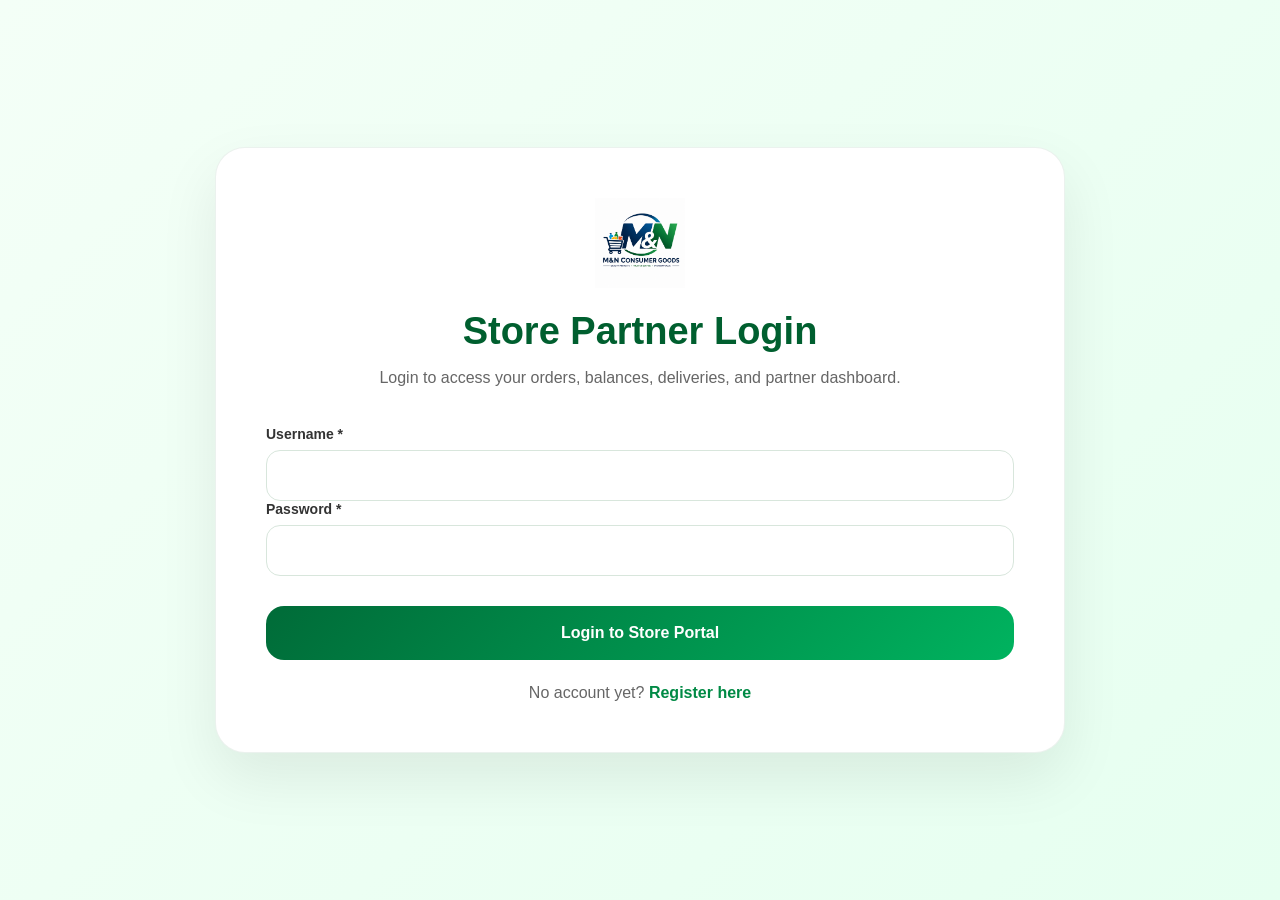
<file: store-login.html>
<!DOCTYPE html>
<html lang="en">

<head>

    <meta charset="UTF-8">

    <meta name="viewport" content="width=device-width, initial-scale=1.0">

    <title>M&N Partner Store Login</title>

    <link rel="stylesheet" href="assets/css/store-auth.css">

</head>

<body>

    <div class="auth-page">

        <div class="auth-card small-auth-card">

            <div class="auth-brand">

                <img src="images/branding/mn-logo.png" alt="M&N Logo">

                <h1>Store Partner Login</h1>

                <p>
                    Login to access your orders,
                    balances, deliveries, and partner dashboard.
                </p>

            </div>

            <form id="storeLoginForm" class="auth-form">

                <div class="form-group">
                    <label>Username *</label>

                    <input type="text" id="loginUsername" required>
                </div>

                <div class="form-group">
                    <label>Password *</label>

                    <input type="number" id="loginPassword" required>

                    <button type="submit" class="auth-btn">

                        Login to Store Portal

                    </button>

                    <div class="auth-footer">

                        No account yet?

                        <a href="store-signup.html">
                            Register here
                        </a>

                    </div>

            </form>

        </div>

    </div>

    <script src="assets/js/api-config.js"></script>
    <script src="assets/js/store-session.js"></script>
    <script src="assets/js/store-auth.js"></script>

</body>

</html>
</file>
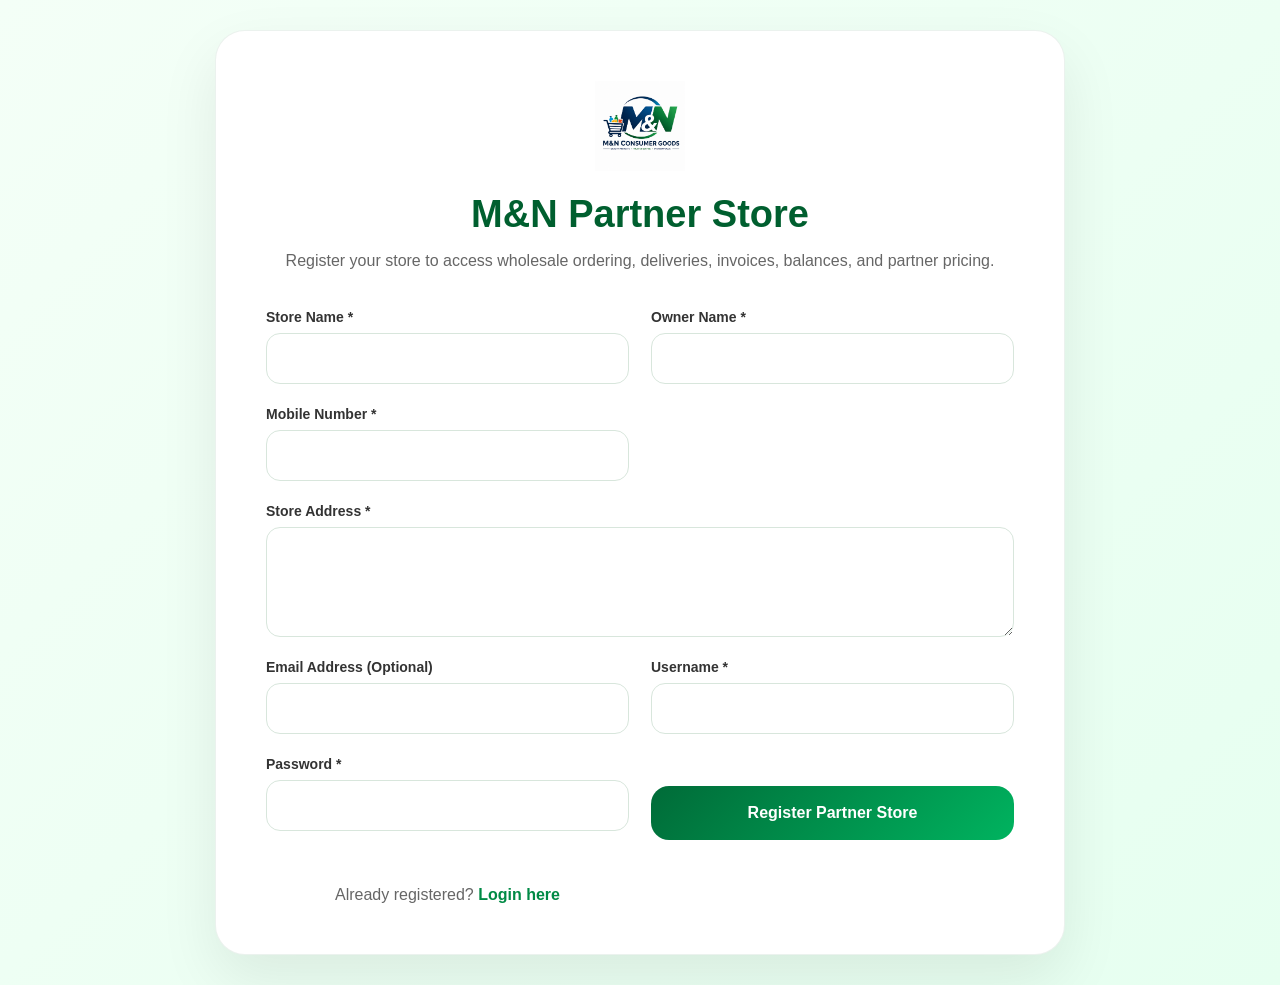
<file: store-signup.html>
<!DOCTYPE html>
<html lang="en">

<head>

    <meta charset="UTF-8">

    <meta name="viewport" content="width=device-width, initial-scale=1.0">

    <title>M&N Partner Store Signup</title>

    <link rel="stylesheet" href="assets/css/store-auth.css">

</head>

<body>

    <div class="auth-page">

        <div class="auth-card">

            <div class="auth-brand">

                <img src="images/branding/mn-logo.png" alt="M&N Logo">

                <h1>M&N Partner Store</h1>

                <p>
                    Register your store to access wholesale ordering,
                    deliveries, invoices, balances, and partner pricing.
                </p>

            </div>

            <form id="storeSignupForm" class="auth-form">

                <div class="form-grid">

                    <div class="form-group">
                        <label>Store Name *</label>

                        <input type="text" id="storeName" required>
                    </div>

                    <div class="form-group">
                        <label>Owner Name *</label>

                        <input type="text" id="ownerName" required>
                    </div>

                    <div class="form-group">
                        <label>Mobile Number *</label>

                        <input type="text" id="contactNumber" required>
                    </div>

                    <div class="form-group full-width">
                        <label>Store Address *</label>

                        <textarea id="address" required></textarea>
                    </div>

                    <div class="form-group">
                        <label>Email Address (Optional)</label>

                        <input type="email" id="email">
                    </div>

                    <div class="form-group">
                        <label>Username *</label>

                        <input type="text" id="username" required>
                    </div>

                    <div class="form-group">
                        <label>Password *</label>

                        <input type="number" id="password" required>

                    </div>

                    <button type="submit" class="auth-btn">

                        Register Partner Store

                    </button>

                    <div class="auth-footer">

                        Already registered?

                        <a href="store-login.html">
                            Login here
                        </a>

                    </div>

            </form>

        </div>

    </div>

    <script src="assets/js/api-config.js"></script>
    <script src="assets/js/store-auth.js"></script>
    <script src="assets/js/store-session.js"></script>

</body>

</html>
</file>
<file: assets/css/store-auth.css>
/* =========================================
   STORE AUTH PAGES
========================================= */

* {
    margin: 0;
    padding: 0;
    box-sizing: border-box;
}

body {
    font-family: Arial, sans-serif;

    background:
        linear-gradient(135deg,
            #f4fff7,
            #e6fff0);

    min-height: 100vh;

    display: flex;
    align-items: center;
    justify-content: center;

    padding: 30px;
}

.auth-page {
    width: 100%;
    max-width: 850px;
}

.auth-card {
    background: white;

    border-radius: 30px;

    padding: 50px;

    box-shadow:
        0 25px 60px rgba(0, 0, 0, 0.08);

    border:
        1px solid rgba(0, 95, 47, 0.08);
}

.auth-brand {
    text-align: center;
    margin-bottom: 35px;
}

.auth-brand img {
    width: 90px;
    margin-bottom: 18px;
}

.auth-brand h1 {
    color: #005f2f;

    font-size: 38px;
    margin-bottom: 12px;
}

.auth-brand p {
    color: #666;
    line-height: 1.6;
}

.auth-form {
    width: 100%;
}

.form-grid {
    display: grid;

    grid-template-columns:
        repeat(2, 1fr);

    gap: 22px;
}

.form-group {
    display: flex;
    flex-direction: column;
}

.form-group label {
    margin-bottom: 8px;

    font-size: 14px;
    font-weight: bold;

    color: #333;
}

.form-group input,
.form-group textarea {
    padding: 16px;

    border-radius: 14px;

    border:
        1px solid #d8e6dc;

    font-size: 15px;

    outline: none;

    transition: 0.2s ease;
}

.form-group input:focus,
.form-group textarea:focus {
    border-color: #00a85a;

    box-shadow:
        0 0 0 4px rgba(0, 168, 90, 0.10);
}

.form-group textarea {
    min-height: 110px;
    resize: vertical;
}

.full-width {
    grid-column: 1 / -1;
}

.auth-btn {
    width: 100%;

    margin-top: 30px;

    padding: 18px;

    border: none;

    border-radius: 18px;

    background:
        linear-gradient(135deg,
            #006b38,
            #00b35f);

    color: white;

    font-size: 16px;
    font-weight: bold;

    cursor: pointer;

    transition: 0.25s ease;
}

.auth-btn:hover {
    transform: translateY(-2px);

    box-shadow:
        0 14px 30px rgba(0, 95, 47, 0.18);
}

.auth-footer {
    text-align: center;

    margin-top: 24px;

    color: #666;
}

.auth-footer a {
    color: #008a45;

    font-weight: bold;

    text-decoration: none;
}

/* =========================================
   MOBILE
========================================= */

@media (max-width: 700px) {

    .auth-card {
        padding: 30px 22px;
    }

    .form-grid {
        grid-template-columns: 1fr;
    }

    .auth-brand h1 {
        font-size: 30px;
    }

}
</file>
